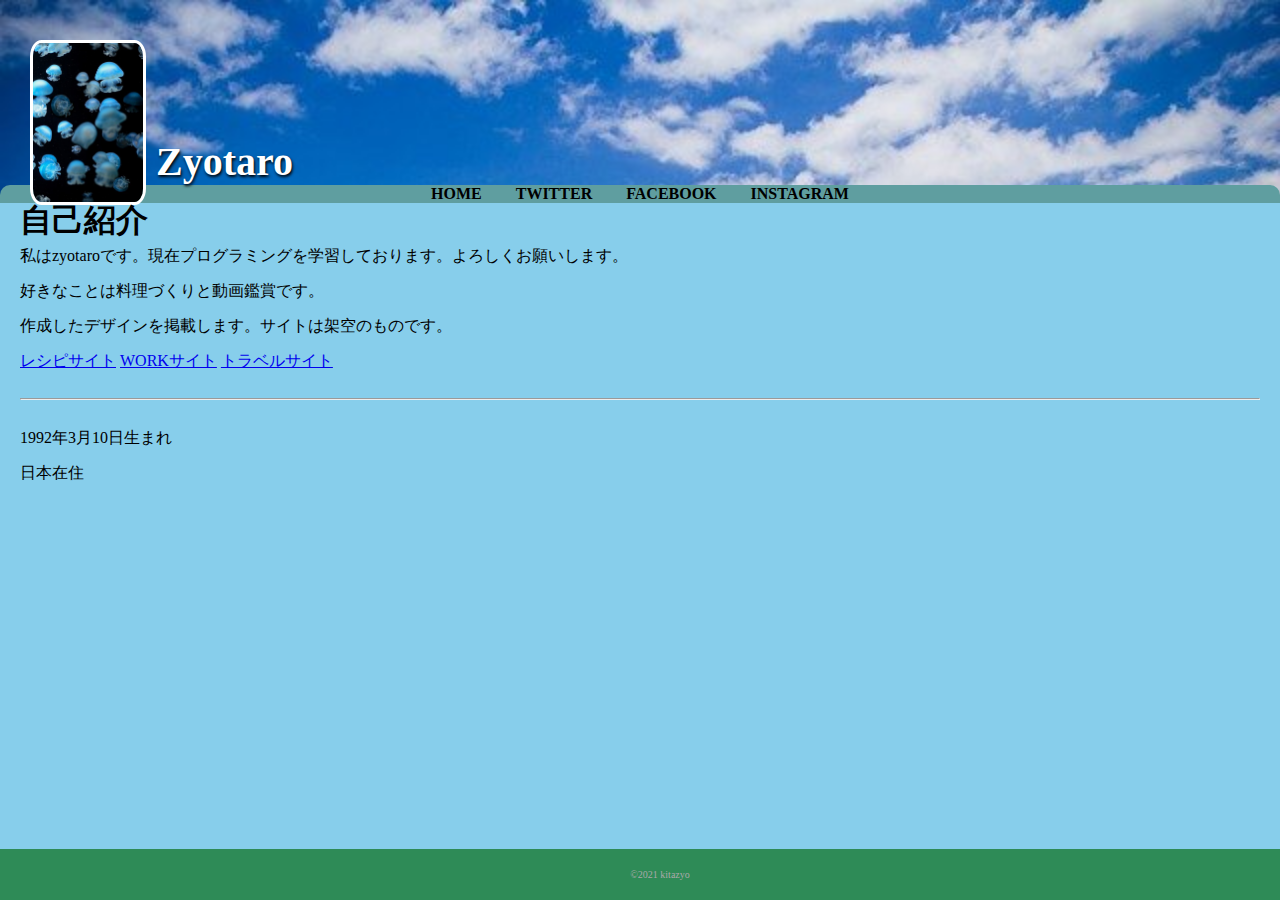
<file: index.html>
<!DOCTYPE html>
<html lang="ja"><head>
    <meta charset="UTF-8">
    <meta http-equiv="X-UA-Compatible" content="IE=edge">
    <meta name="viewport" content="width=device-width, initial-scale=1.0">
    <title>自己紹介</title>
    <link rel="stylesheet" href="style2.css">
</head>
<body>
    <header>
      <div classs="top">
       <img src="kurage.jpg" id="icon"><span id="myname">Zyotaro</span>   
       <nav>
         <ul>
           <li><a href="#" target="block">HOME</a></li>
           <li><a href="https://twitter.com/" target="block">TWITTER</a></li>
           <li><a href="https://ja-jp.facebook.com/" target="block">FACEBOOK</a></li>
           <li><a href="https://www.instagram.com/" target="block">INSTAGRAM</a></li>
         </ul>  
       </nav>
     </div>
    </header>
    <div class="container2">
      <h1>自己紹介</h1>
      <p>私はzyotaroです。現在プログラミングを学習しております。よろしくお願いします。<br>好きなことは料理づくりと動画鑑賞です。</p>
     <p>作成したデザインを掲載します。サイトは架空のものです。</p>
     <a href="page1.html">レシピサイト</a>
     <a href="page2.html">WORKサイト</a>
     <a href="page03.html">トラベルサイト</a>
      <hr>
      <p>1992年3月10日生まれ<br>日本在住</p>
    </div>
    <footer>
      <p>©2021 kitazyo</p>
    </footer>


</body></html>
</file>
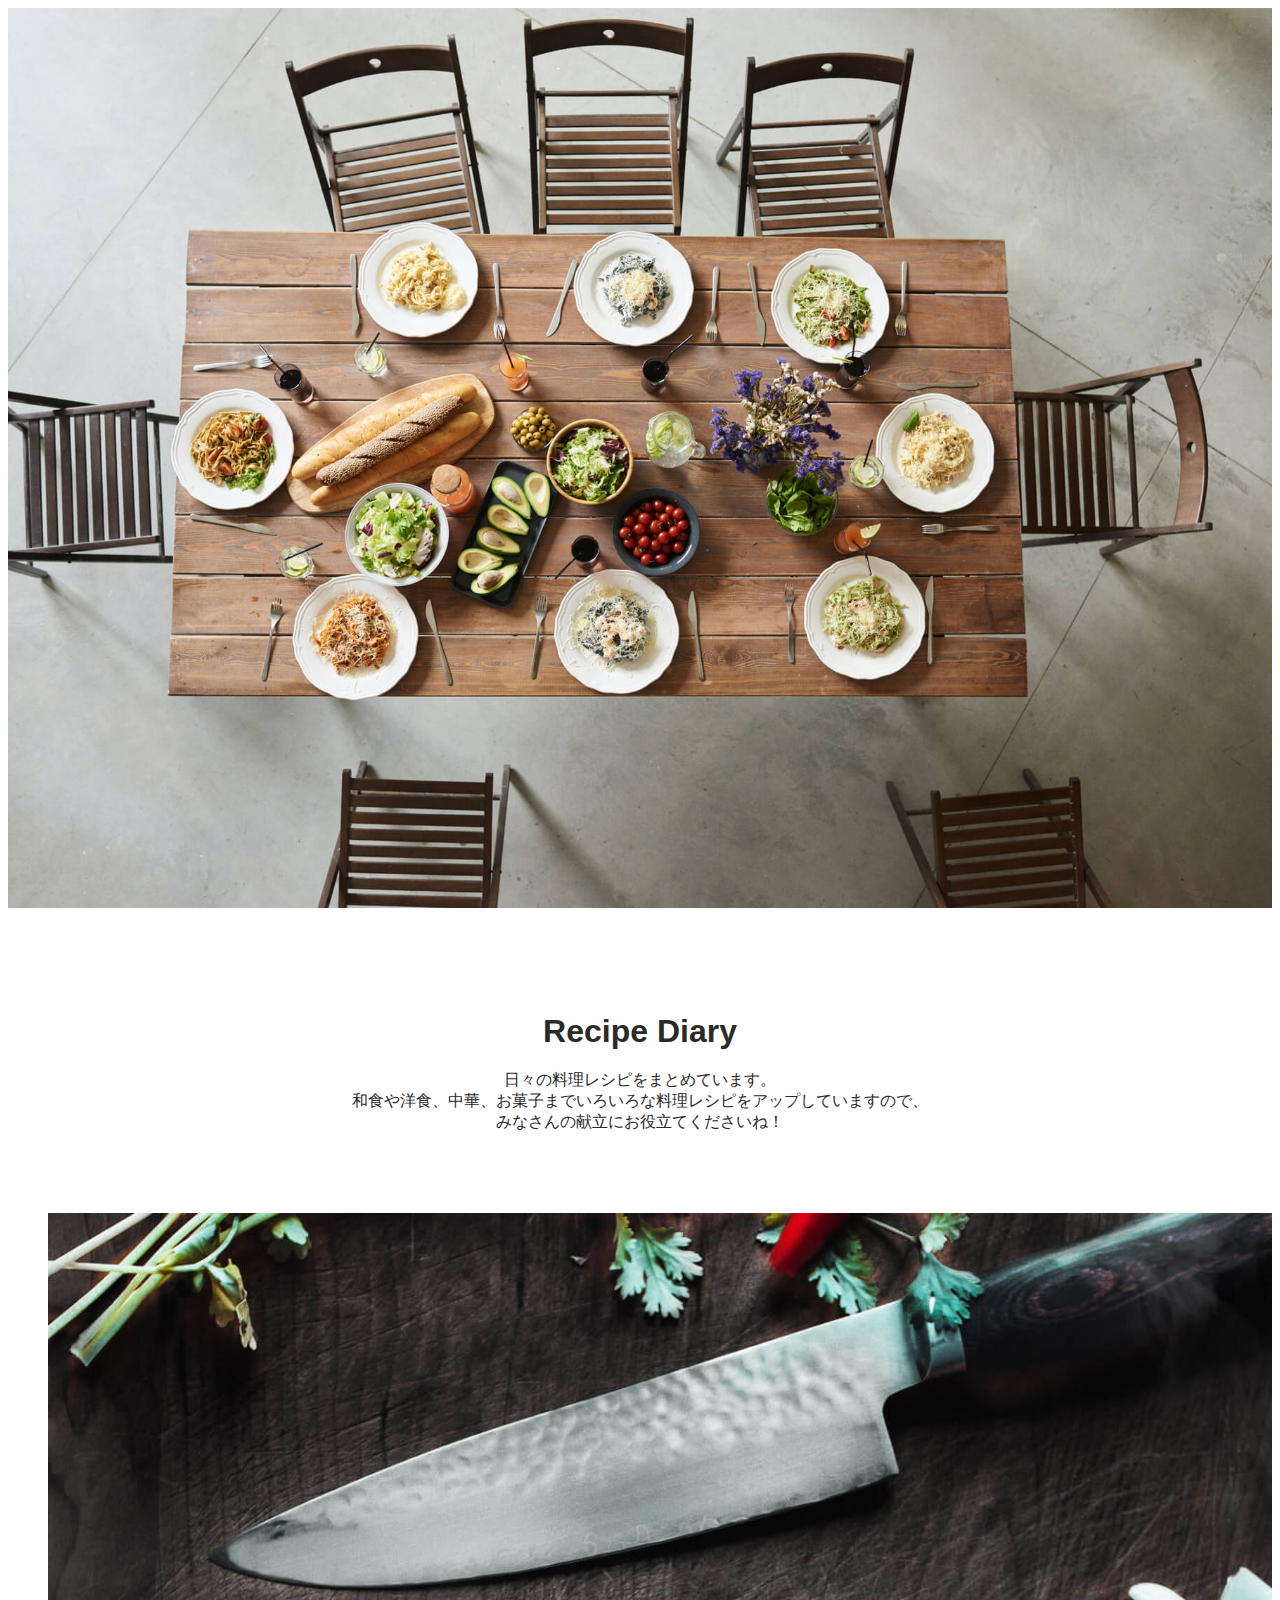
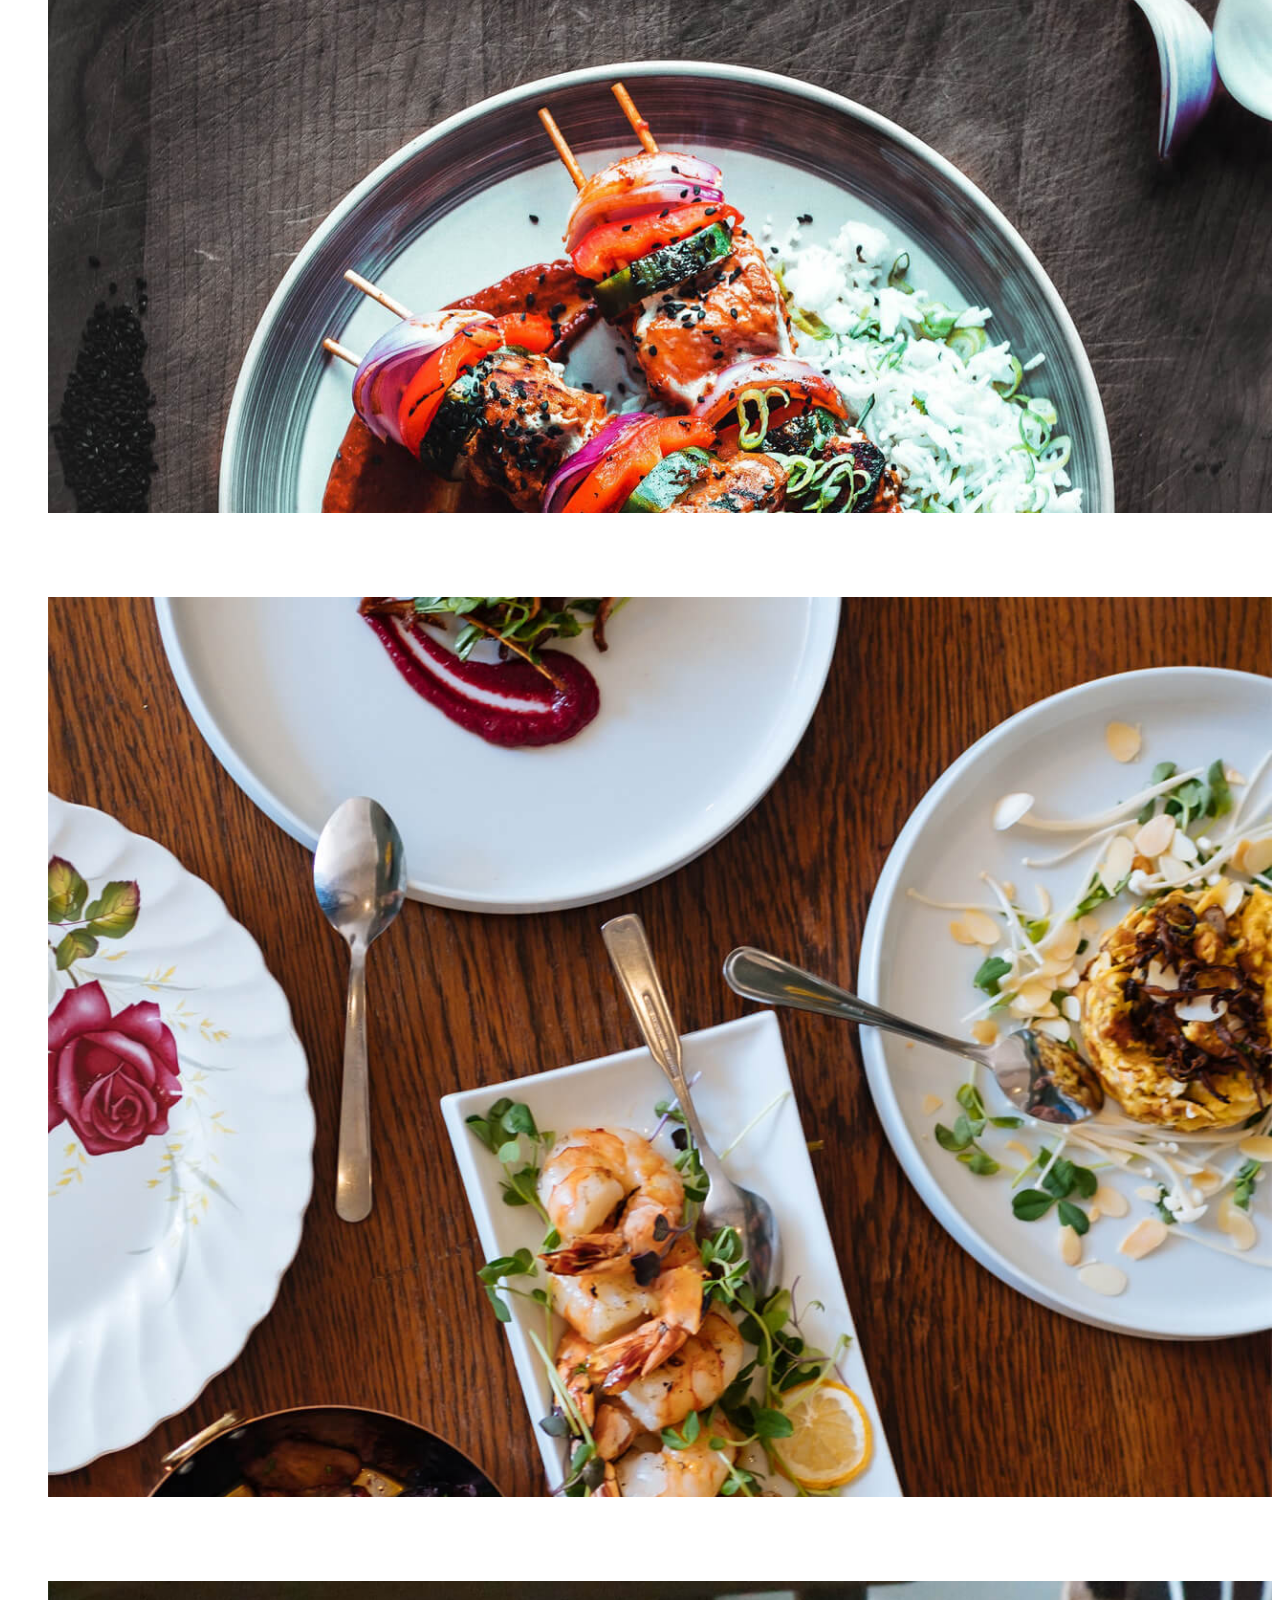
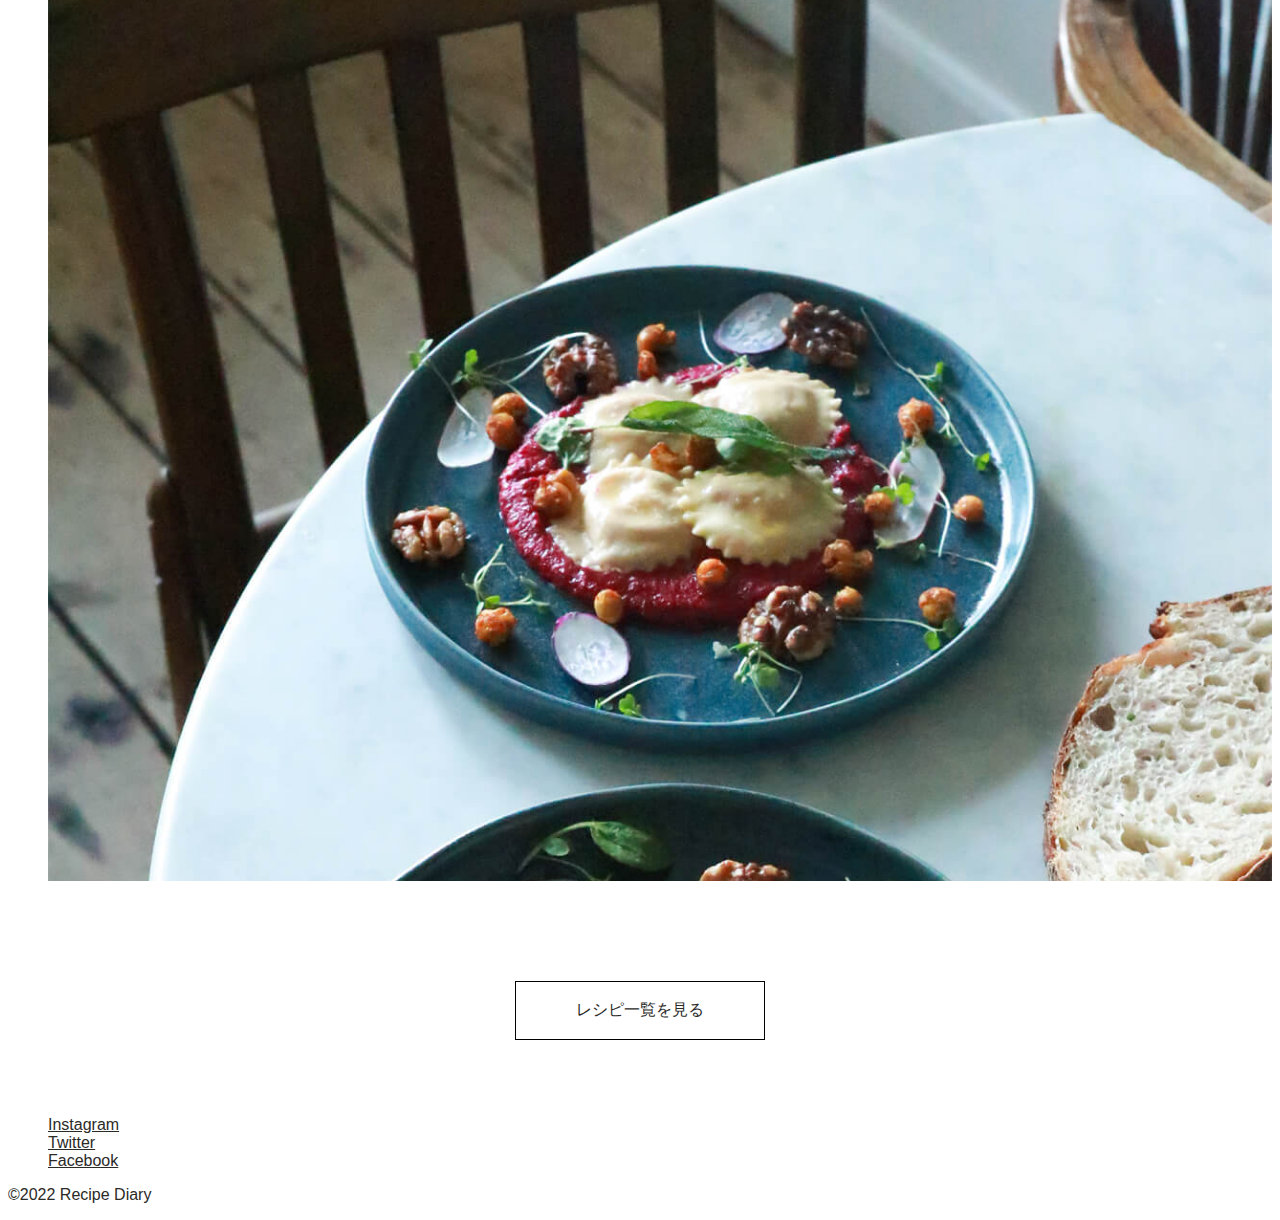
<file: page1.html>
<!DOCTYPE html>
<html lang="ja"><head>
    <meta charset="UTF-8">
    <meta http-equiv="X-UA-Compatible" content="IE=edge">
    <meta name="viewport" content="width=device-width, initial-scale=1.0">
    <title>Recipe Diary</title>
    <link rel="stylesheet" href="page1.css" <="" head="">
</head><body>
    <main>
      <div class="mainvisual">
       <img src="img/mainvisual.jpg" <="" div="">
      <section class="text-top">
          <h1 class="text-title">Recipe Diary</h1>
          <p>日々の料理レシピをまとめています。<br>
              和食や洋食、中華、お菓子までいろいろな料理レシピをアップしていますので、<br>
              みなさんの献立にお役立てくださいね！
          </p>
      </section>
      <section>
          <ul class="picture">
              <li><img src="img/recipe1.jpg"></li>
              <li><img src="img/recipe2.jpg"></li>
              <li><img src="img/recipe3.jpg"></li>
          </ul>
      </section>
         <div class="text">
         <a class="btn" href="#">レシピ一覧を見る</a>
         </div>
    </div></main>
    <footer class="footer">
      <ul class="sns">
          <li><a href="#">Instagram</a></li>
          <li><a href="#">Twitter</a></li>
          <li><a href="#">Facebook</a></li>
      </ul>
      <p>©2022 Recipe Diary</p>
    </footer>

</body></html>
</file>
<file: style2.css>
*{
    margin: 0 ;
    padding: 0;
}
body{
    background-color:skyblue;
}
header {
    background-image:url(bg-sea.jpg);
    background-size:cover;
}
#icon{
    width: 110px;
    border: solid white;
    border-radius: 10%;
    margin: 40px 10px -30px 30px ;

}
#myname{
    color: white;
    font-size: 40px;
    font-weight: bold;
    text-shadow: 1px 2px 3px  black; 

}
nav {
    background-color:cadetblue;
    border-radius : 10px 10px 0 0;
}
nav ul li {
 display:inline;
 margin: 12px  15px;
}
nav ul li a{
    color: black;
    font-weight:bold;
    text-decoration:none;
}
nav ul{
    text-align: center;
}
.top{
    width:800px;
    margin:0 auto;
}
.container{
    background-color:white;
    width:800px;
    margin: 0 auto;
    padding: 20px 20px 50px 20px;
    border-radius:0 0 10px 10px;
    box-sizing:border-box;
}
.container2 {
    padding: 0 20px;
    line-height: 35px;
}
hr{
    margin:20px 0;
}
footer{
    position:fixed;
    bottom:0;
    background-color:seagreen;
    width: 100%;
    text-align:center;
    color:darkgrey;
    padding:20px 20px;
    font-size:10px;
}
</file>
<file: page1.css>
body{
    font-family: "Helvetica Neue", "Arial", "Hiragino Sans", "Meiryo", sans-serif;
    color: #2b2a27;
}

img{
    max-width:100%;
}
ul{
    list-style: none;
}
a {
    color: #2b2a27;
  }

.mainvisual img{
width:100%;
height:100vh;
object-fit:cover;
object-position: center top;
margin-bottom:80px;

}
.text-top{
    text-align:center;
    margin-bottom:80px;
   padding: 0 20px;
}

.text-title{
    margin-bottom: 20px;
}


.text .btn {
    display: inline-block;
    border:solid 1px black;
    padding: 18px 60px;
    margin-bottom:60px;
    text-decoration:none;
}
.text {
  text-align:center;
}
</file>
